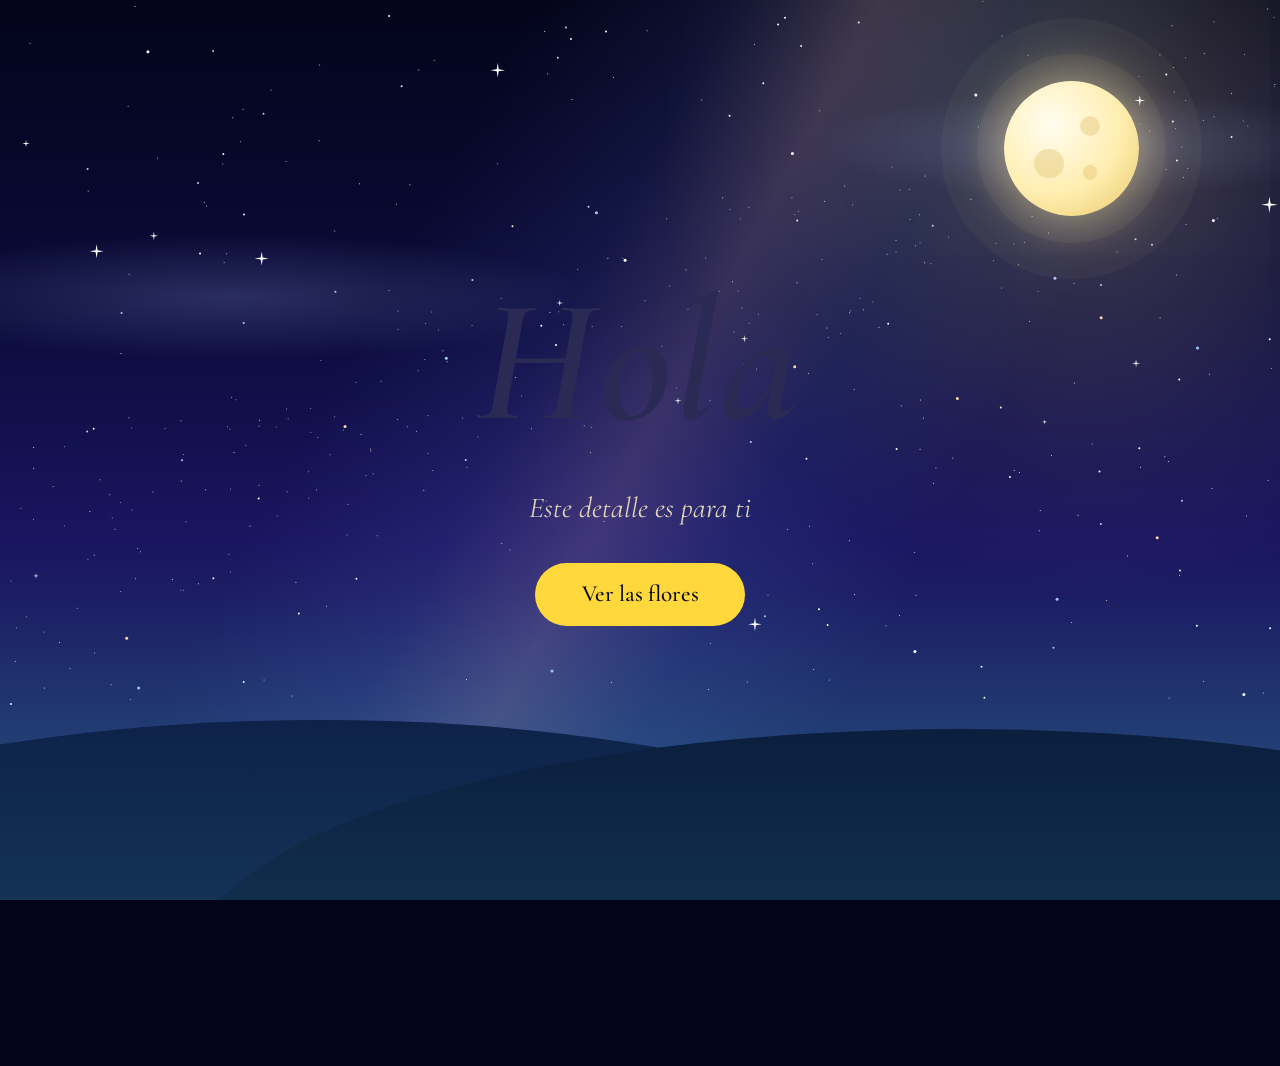
<file: index.html>
<!DOCTYPE html>
<html lang="es">
<head>
<meta charset="UTF-8">
<meta name="viewport" content="width=device-width, initial-scale=1.0">
<title>Flores para ti</title>
<link rel="icon" href="img/flowers.png">
<link rel="stylesheet" href="https://fonts.googleapis.com/css2?family=Cormorant+Garamond:ital,wght@0,500;1,500;1,600&family=Dancing+Script:wght@700&display=swap">
<link rel="stylesheet" href="css/main.css">
<link rel="stylesheet" href="css/noche.css">
</head>
<body>
  <div class="cielo">
    <div class="via"></div>
    <div class="estrellas estrellas--1"></div>
    <div class="estrellas estrellas--2"></div>
    <div class="estrellas estrellas--3"></div>
    <div class="estrellas estrellas--via"></div>
    <div class="nube nube--1"></div>
    <div class="nube nube--2"></div>
    <div class="luna"><i></i><i></i><i></i></div>
    <div class="fugaz fugaz--1"></div>
    <div class="fugaz fugaz--2"></div>
    <div class="fugaz fugaz--3"></div>
    <div class="cerro cerro--1"></div>
    <div class="cerro cerro--2"></div>
    <div class="bruma"></div>
  </div>
  <div id="particulas"></div>
  <div id="mariposas"></div>

  <main id="jardin" class="quieto">
    <div class="flowers">
      <div class="flower flower--1">
        <div class="flower__leafs flower__leafs--1">
          <div class="flower__leaf flower__leaf--1"></div>
          <div class="flower__leaf flower__leaf--2"></div>
          <div class="flower__leaf flower__leaf--3"></div>
          <div class="flower__leaf flower__leaf--4"></div>
          <div class="flower__white-circle"></div>

          <div class="flower__light flower__light--1"></div>
          <div class="flower__light flower__light--2"></div>
          <div class="flower__light flower__light--3"></div>
          <div class="flower__light flower__light--4"></div>
          <div class="flower__light flower__light--5"></div>
          <div class="flower__light flower__light--6"></div>
          <div class="flower__light flower__light--7"></div>
          <div class="flower__light flower__light--8"></div>
        </div>
        <div class="flower__line">
          <div class="flower__line__leaf flower__line__leaf--1"></div>
          <div class="flower__line__leaf flower__line__leaf--2"></div>
          <div class="flower__line__leaf flower__line__leaf--3"></div>
          <div class="flower__line__leaf flower__line__leaf--4"></div>
          <div class="flower__line__leaf flower__line__leaf--5"></div>
          <div class="flower__line__leaf flower__line__leaf--6"></div>
        </div>
      </div>

      <div class="flower flower--2">
        <div class="flower__leafs flower__leafs--2">
          <div class="flower__leaf flower__leaf--1"></div>
          <div class="flower__leaf flower__leaf--2"></div>
          <div class="flower__leaf flower__leaf--3"></div>
          <div class="flower__leaf flower__leaf--4"></div>
          <div class="flower__white-circle"></div>

          <div class="flower__light flower__light--1"></div>
          <div class="flower__light flower__light--2"></div>
          <div class="flower__light flower__light--3"></div>
          <div class="flower__light flower__light--4"></div>
          <div class="flower__light flower__light--5"></div>
          <div class="flower__light flower__light--6"></div>
          <div class="flower__light flower__light--7"></div>
          <div class="flower__light flower__light--8"></div>
        </div>
        <div class="flower__line">
          <div class="flower__line__leaf flower__line__leaf--1"></div>
          <div class="flower__line__leaf flower__line__leaf--2"></div>
          <div class="flower__line__leaf flower__line__leaf--3"></div>
          <div class="flower__line__leaf flower__line__leaf--4"></div>
        </div>
      </div>

      <div class="flower flower--3">
        <div class="flower__leafs flower__leafs--3">
          <div class="flower__leaf flower__leaf--1"></div>
          <div class="flower__leaf flower__leaf--2"></div>
          <div class="flower__leaf flower__leaf--3"></div>
          <div class="flower__leaf flower__leaf--4"></div>
          <div class="flower__white-circle"></div>

          <div class="flower__light flower__light--1"></div>
          <div class="flower__light flower__light--2"></div>
          <div class="flower__light flower__light--3"></div>
          <div class="flower__light flower__light--4"></div>
          <div class="flower__light flower__light--5"></div>
          <div class="flower__light flower__light--6"></div>
          <div class="flower__light flower__light--7"></div>
          <div class="flower__light flower__light--8"></div>
        </div>
        <div class="flower__line">
          <div class="flower__line__leaf flower__line__leaf--1"></div>
          <div class="flower__line__leaf flower__line__leaf--2"></div>
          <div class="flower__line__leaf flower__line__leaf--3"></div>
          <div class="flower__line__leaf flower__line__leaf--4"></div>
        </div>
      </div>

      <div class="grow-ans" style="--d: 1.2s">
        <div class="flower__g-long">
          <div class="flower__g-long__top"></div>
          <div class="flower__g-long__bottom"></div>
        </div>
      </div>

      <div class="growing-grass">
        <div class="flower__grass flower__grass--1">
          <div class="flower__grass--top"></div>
          <div class="flower__grass--bottom"></div>
          <div class="flower__grass__leaf flower__grass__leaf--1"></div>
          <div class="flower__grass__leaf flower__grass__leaf--2"></div>
          <div class="flower__grass__leaf flower__grass__leaf--3"></div>
          <div class="flower__grass__leaf flower__grass__leaf--4"></div>
          <div class="flower__grass__leaf flower__grass__leaf--5"></div>
          <div class="flower__grass__leaf flower__grass__leaf--6"></div>
          <div class="flower__grass__leaf flower__grass__leaf--7"></div>
          <div class="flower__grass__leaf flower__grass__leaf--8"></div>
          <div class="flower__grass__overlay"></div>
        </div>
      </div>

      <div class="growing-grass">
        <div class="flower__grass flower__grass--2">
          <div class="flower__grass--top"></div>
          <div class="flower__grass--bottom"></div>
          <div class="flower__grass__leaf flower__grass__leaf--1"></div>
          <div class="flower__grass__leaf flower__grass__leaf--2"></div>
          <div class="flower__grass__leaf flower__grass__leaf--3"></div>
          <div class="flower__grass__leaf flower__grass__leaf--4"></div>
          <div class="flower__grass__leaf flower__grass__leaf--5"></div>
          <div class="flower__grass__leaf flower__grass__leaf--6"></div>
          <div class="flower__grass__leaf flower__grass__leaf--7"></div>
          <div class="flower__grass__leaf flower__grass__leaf--8"></div>
          <div class="flower__grass__overlay"></div>
        </div>
      </div>

      <div class="grow-ans" style="--d: 2.4s">
        <div class="flower__g-right flower__g-right--1">
          <div class="leaf"></div>
        </div>
      </div>

      <div class="grow-ans" style="--d: 2.8s">
        <div class="flower__g-right flower__g-right--2">
          <div class="leaf"></div>
        </div>
      </div>

      <div class="grow-ans" style="--d: 2.8s">
        <div class="flower__g-front">
          <div
            class="flower__g-front__leaf-wrapper flower__g-front__leaf-wrapper--1"
          >
            <div class="flower__g-front__leaf"></div>
          </div>
          <div
            class="flower__g-front__leaf-wrapper flower__g-front__leaf-wrapper--2"
          >
            <div class="flower__g-front__leaf"></div>
          </div>
          <div
            class="flower__g-front__leaf-wrapper flower__g-front__leaf-wrapper--3"
          >
            <div class="flower__g-front__leaf"></div>
          </div>
          <div
            class="flower__g-front__leaf-wrapper flower__g-front__leaf-wrapper--4"
          >
            <div class="flower__g-front__leaf"></div>
          </div>
          <div
            class="flower__g-front__leaf-wrapper flower__g-front__leaf-wrapper--5"
          >
            <div class="flower__g-front__leaf"></div>
          </div>
          <div
            class="flower__g-front__leaf-wrapper flower__g-front__leaf-wrapper--6"
          >
            <div class="flower__g-front__leaf"></div>
          </div>
          <div
            class="flower__g-front__leaf-wrapper flower__g-front__leaf-wrapper--7"
          >
            <div class="flower__g-front__leaf"></div>
          </div>
          <div
            class="flower__g-front__leaf-wrapper flower__g-front__leaf-wrapper--8"
          >
            <div class="flower__g-front__leaf"></div>
          </div>
          <div class="flower__g-front__line"></div>
        </div>
      </div>

      <div class="grow-ans" style="--d: 3.2s">
        <div class="flower__g-fr">
          <div class="leaf"></div>
          <div class="flower__g-fr__leaf flower__g-fr__leaf--1"></div>
          <div class="flower__g-fr__leaf flower__g-fr__leaf--2"></div>
          <div class="flower__g-fr__leaf flower__g-fr__leaf--3"></div>
          <div class="flower__g-fr__leaf flower__g-fr__leaf--4"></div>
          <div class="flower__g-fr__leaf flower__g-fr__leaf--5"></div>
          <div class="flower__g-fr__leaf flower__g-fr__leaf--6"></div>
          <div class="flower__g-fr__leaf flower__g-fr__leaf--7"></div>
          <div class="flower__g-fr__leaf flower__g-fr__leaf--8"></div>
        </div>
      </div>

      <div class="long-g long-g--0">
        <div class="grow-ans" style="--d: 3s">
          <div class="leaf leaf--0"></div>
        </div>
        <div class="grow-ans" style="--d: 2.2s">
          <div class="leaf leaf--1"></div>
        </div>
        <div class="grow-ans" style="--d: 3.4s">
          <div class="leaf leaf--2"></div>
        </div>
        <div class="grow-ans" style="--d: 3.6s">
          <div class="leaf leaf--3"></div>
        </div>
      </div>

      <div class="long-g long-g--1">
        <div class="grow-ans" style="--d: 3.6s">
          <div class="leaf leaf--0"></div>
        </div>
        <div class="grow-ans" style="--d: 3.8s">
          <div class="leaf leaf--1"></div>
        </div>
        <div class="grow-ans" style="--d: 4s">
          <div class="leaf leaf--2"></div>
        </div>
        <div class="grow-ans" style="--d: 4.2s">
          <div class="leaf leaf--3"></div>
        </div>
      </div>

      <div class="long-g long-g--2">
        <div class="grow-ans" style="--d: 4s">
          <div class="leaf leaf--0"></div>
        </div>
        <div class="grow-ans" style="--d: 4.2s">
          <div class="leaf leaf--1"></div>
        </div>
        <div class="grow-ans" style="--d: 4.4s">
          <div class="leaf leaf--2"></div>
        </div>
        <div class="grow-ans" style="--d: 4.6s">
          <div class="leaf leaf--3"></div>
        </div>
      </div>

      <div class="long-g long-g--3">
        <div class="grow-ans" style="--d: 4s">
          <div class="leaf leaf--0"></div>
        </div>
        <div class="grow-ans" style="--d: 4.2s">
          <div class="leaf leaf--1"></div>
        </div>
        <div class="grow-ans" style="--d: 3s">
          <div class="leaf leaf--2"></div>
        </div>
        <div class="grow-ans" style="--d: 3.6s">
          <div class="leaf leaf--3"></div>
        </div>
      </div>

      <div class="long-g long-g--4">
        <div class="grow-ans" style="--d: 4s">
          <div class="leaf leaf--0"></div>
        </div>
        <div class="grow-ans" style="--d: 4.2s">
          <div class="leaf leaf--1"></div>
        </div>
        <div class="grow-ans" style="--d: 3s">
          <div class="leaf leaf--2"></div>
        </div>
        <div class="grow-ans" style="--d: 3.6s">
          <div class="leaf leaf--3"></div>
        </div>
      </div>

      <div class="long-g long-g--5">
        <div class="grow-ans" style="--d: 4s">
          <div class="leaf leaf--0"></div>
        </div>
        <div class="grow-ans" style="--d: 4.2s">
          <div class="leaf leaf--1"></div>
        </div>
        <div class="grow-ans" style="--d: 3s">
          <div class="leaf leaf--2"></div>
        </div>
        <div class="grow-ans" style="--d: 3.6s">
          <div class="leaf leaf--3"></div>
        </div>
      </div>

      <div class="long-g long-g--6">
        <div class="grow-ans" style="--d: 4.2s">
          <div class="leaf leaf--0"></div>
        </div>
        <div class="grow-ans" style="--d: 4.4s">
          <div class="leaf leaf--1"></div>
        </div>
        <div class="grow-ans" style="--d: 4.6s">
          <div class="leaf leaf--2"></div>
        </div>
        <div class="grow-ans" style="--d: 4.8s">
          <div class="leaf leaf--3"></div>
        </div>
      </div>

      <div class="long-g long-g--7">
        <div class="grow-ans" style="--d: 3s">
          <div class="leaf leaf--0"></div>
        </div>
        <div class="grow-ans" style="--d: 3.2s">
          <div class="leaf leaf--1"></div>
        </div>
        <div class="grow-ans" style="--d: 3.5s">
          <div class="leaf leaf--2"></div>
        </div>
        <div class="grow-ans" style="--d: 3.6s">
          <div class="leaf leaf--3"></div>
        </div>
      </div>
    </div>
  </main>

  <p id="dedicatoria">Cada flor de este jardín es un motivo por el que me alegra tenerte en mi vida. Y ninguna brilla tanto como tú.</p>
  <p id="letra" aria-live="polite"></p>

  <section id="portada">
    <h1><span style="--i:0">H</span><span style="--i:1">o</span><span style="--i:2">l</span><span style="--i:3">a</span></h1>
    <p>Este detalle es para ti</p>
    <button id="abrir">Ver las flores</button>
  </section>

  <div id="controles">
    <button id="pantalla" hidden>Pantalla completa</button>
    <button id="sonido" hidden>Silenciar</button>
  </div>
  <audio id="cancion" src="sound/timo-quiero-saber.mp3" preload="auto" loop></audio>

  <script src="flores.js"></script>
  <script src="anim.js"></script>
  <script src="main.js"></script>
</body>
</html>
</file>
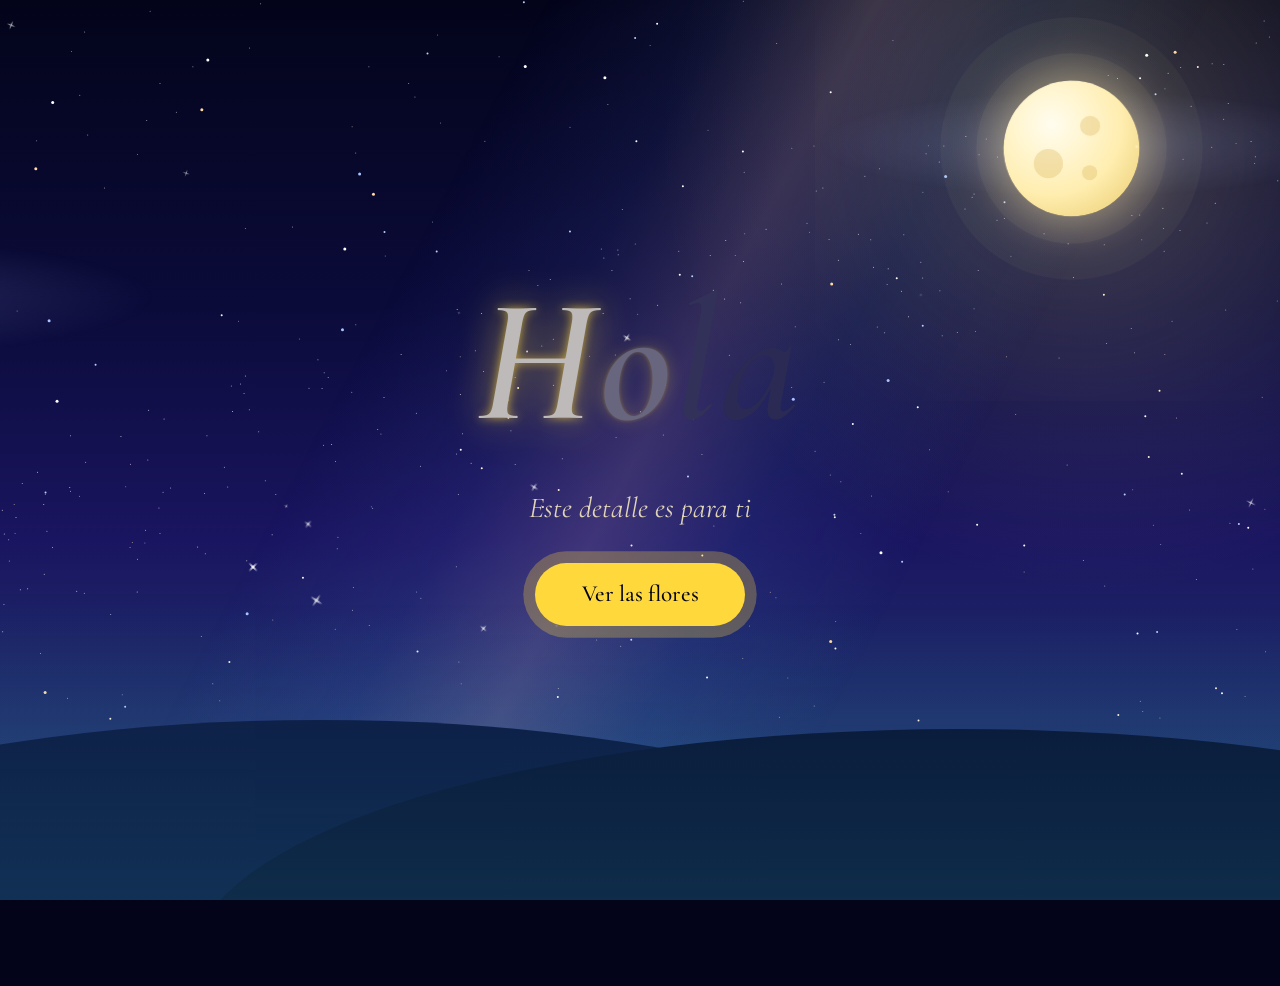
<file: flower.html>
<!DOCTYPE html>
<html lang="es">
  <head>
    <meta charset="UTF-8" />
    <meta http-equiv="refresh" content="0; url=index.html" />
    <title>Flores para ti</title>
  </head>
  <body>
    <a href="index.html">Ver las flores</a>
  </body>
</html>
</file>
<file: css/main.css>
*,
*::after,
*::before {
  padding: 0;
  margin: 0;
  box-sizing: border-box;
}

:root {
  --dark-color: #000;
}

body {
  display: flex;
  align-items: flex-end;
  justify-content: center;
  min-height: 100vh;
  background-color: var(--dark-color);
  overflow: hidden;
  perspective: 1000px;
}

#lyrics {
  font-size: 28px;
  font-family: "Franklin Gothic Medium", "Arial Narrow", Arial, sans-serif;
  color: white;
  position: absolute;
  margin-bottom: 20%;
  z-index: 1;
  font-weight: bold;
  letter-spacing: 4px;
}
@media only screen and (max-width: 600px) {
  /* Estilos específicos para dispositivos con un ancho máximo de 600px */
  #lyrics {
      font-size: 14px; /* Reduce el tamaño del texto para dispositivos más pequeños */
      margin-bottom: 530px;
      letter-spacing: 3px;
  }

}
.titulo {
  margin-bottom: 180px;
  font-family: "Arial Narrow", Arial, sans-serif;
  color: yellow;
  position: absolute;
  font-weight: bold;
  letter-spacing: 10px;
  opacity: 0;
  animation: fadeIn 3s ease-in-out forwards;
  text-align: center;
}
@keyframes fadeIn {
  from {
    opacity: 0;
  }
  to {
    opacity: 1;
  }
}

.night {
  z-index: -1;
  position: absolute;
  left: 50%;
  top: 0;
  transform: translateX(-50%);
  width: 100%;
  height: 100%;
  filter: blur(0.1vmin);
  background-image: radial-gradient(
      ellipse at top,
      transparent 0%,
      var(--dark-color)
    ),
    radial-gradient(
      ellipse at bottom,
      var(--dark-color),
      rgba(145, 233, 255, 0.2)
    ),
    repeating-linear-gradient(
      220deg,
      rgb(0, 0, 0) 0px,
      rgb(0, 0, 0) 19px,
      transparent 19px,
      transparent 22px
    ),
    repeating-linear-gradient(
      189deg,
      rgb(0, 0, 0) 0px,
      rgb(0, 0, 0) 19px,
      transparent 19px,
      transparent 22px
    ),
    repeating-linear-gradient(
      148deg,
      rgb(0, 0, 0) 0px,
      rgb(0, 0, 0) 19px,
      transparent 19px,
      transparent 22px
    ),
    linear-gradient(90deg, rgb(0, 255, 250), rgb(240, 240, 240));
}

.flowers {
  position: relative;
  transform: scale(0.9);
  /*margin-bottom: 100px;
  */
}

@media only screen and (max-width: 600px) {
  /* Estilos específicos para dispositivos con un ancho máximo de 600px */
.flowers {
      font-size: 14px;
      margin-bottom: 35%;
      letter-spacing: 3px;
      transform: scale(1.0);
}

}

.flower {
  position: absolute;
  bottom: 10vmin;
  transform-origin: bottom center;
  z-index: 10;
  --fl-speed: 0.8s;
}
.flower--1 {
  -webkit-animation: moving-flower-1 4s linear infinite;
  animation: moving-flower-1 4s linear infinite;
}
.flower--1 .flower__line {
  height: 70vmin;
  -webkit-animation-delay: 0.3s;
  animation-delay: 0.3s;
}
.flower--1 .flower__line__leaf--1 {
  -webkit-animation: blooming-leaf-right var(--fl-speed) 1.6s backwards;
  animation: blooming-leaf-right var(--fl-speed) 1.6s backwards;
}
.flower--1 .flower__line__leaf--2 {
  -webkit-animation: blooming-leaf-right var(--fl-speed) 1.4s backwards;
  animation: blooming-leaf-right var(--fl-speed) 1.4s backwards;
}
.flower--1 .flower__line__leaf--3 {
  -webkit-animation: blooming-leaf-left var(--fl-speed) 1.2s backwards;
  animation: blooming-leaf-left var(--fl-speed) 1.2s backwards;
}
.flower--1 .flower__line__leaf--4 {
  -webkit-animation: blooming-leaf-left var(--fl-speed) 1s backwards;
  animation: blooming-leaf-left var(--fl-speed) 1s backwards;
}
.flower--1 .flower__line__leaf--5 {
  -webkit-animation: blooming-leaf-right var(--fl-speed) 1.8s backwards;
  animation: blooming-leaf-right var(--fl-speed) 1.8s backwards;
}
.flower--1 .flower__line__leaf--6 {
  -webkit-animation: blooming-leaf-left var(--fl-speed) 2s backwards;
  animation: blooming-leaf-left var(--fl-speed) 2s backwards;
}
.flower--2 {
  left: 50%;
  transform: rotate(20deg);
  -webkit-animation: moving-flower-2 4s linear infinite;
  animation: moving-flower-2 4s linear infinite;
}
.flower--2 .flower__line {
  height: 60vmin;
  -webkit-animation-delay: 0.6s;
  animation-delay: 0.6s;
}
.flower--2 .flower__line__leaf--1 {
  -webkit-animation: blooming-leaf-right var(--fl-speed) 1.9s backwards;
  animation: blooming-leaf-right var(--fl-speed) 1.9s backwards;
}
.flower--2 .flower__line__leaf--2 {
  -webkit-animation: blooming-leaf-right var(--fl-speed) 1.7s backwards;
  animation: blooming-leaf-right var(--fl-speed) 1.7s backwards;
}
.flower--2 .flower__line__leaf--3 {
  -webkit-animation: blooming-leaf-left var(--fl-speed) 1.5s backwards;
  animation: blooming-leaf-left var(--fl-speed) 1.5s backwards;
}
.flower--2 .flower__line__leaf--4 {
  -webkit-animation: blooming-leaf-left var(--fl-speed) 1.3s backwards;
  animation: blooming-leaf-left var(--fl-speed) 1.3s backwards;
}
.flower--3 {
  left: 50%;
  transform: rotate(-15deg);
  -webkit-animation: moving-flower-3 4s linear infinite;
  animation: moving-flower-3 4s linear infinite;
}
.flower--3 .flower__line {
  -webkit-animation-delay: 0.9s;
  animation-delay: 0.9s;
}
.flower--3 .flower__line__leaf--1 {
  -webkit-animation: blooming-leaf-right var(--fl-speed) 2.5s backwards;
  animation: blooming-leaf-right var(--fl-speed) 2.5s backwards;
}
.flower--3 .flower__line__leaf--2 {
  -webkit-animation: blooming-leaf-right var(--fl-speed) 2.3s backwards;
  animation: blooming-leaf-right var(--fl-speed) 2.3s backwards;
}
.flower--3 .flower__line__leaf--3 {
  -webkit-animation: blooming-leaf-left var(--fl-speed) 2.1s backwards;
  animation: blooming-leaf-left var(--fl-speed) 2.1s backwards;
}
.flower--3 .flower__line__leaf--4 {
  -webkit-animation: blooming-leaf-left var(--fl-speed) 1.9s backwards;
  animation: blooming-leaf-left var(--fl-speed) 1.9s backwards;
}
.flower__leafs {
  position: relative;
  -webkit-animation: blooming-flower 2s backwards;
  animation: blooming-flower 2s backwards;
}
.flower__leafs--1 {
  -webkit-animation-delay: 1.1s;
  animation-delay: 1.1s;
}
.flower__leafs--2 {
  -webkit-animation-delay: 1.4s;
  animation-delay: 1.4s;
}
.flower__leafs--3 {
  -webkit-animation-delay: 1.7s;
  animation-delay: 1.7s;
}
.flower__leafs::after {
  content: "";
  position: absolute;
  left: 0;
  top: 0;
  transform: translate(-50%, -100%);
  width: 8vmin;
  height: 8vmin;
  background-color: #f9fd25;
  /* background-color: #fd2525; */
  filter: blur(10vmin);
}
.flower__leaf {
  position: absolute;
  bottom: 0;
  left: 50%;
  width: 8vmin;
  height: 11vmin;
  border-radius: 51% 49% 47% 53%/44% 45% 55% 69%;
  background-color: #253bfd;
  background-color: #fddd25;
  transform-origin: bottom center;
  opacity: 0.9;
  box-shadow: inset 0 0 2vmin rgba(255, 255, 255, 0.5);
}
.flower__leaf--1 {
  transform: translate(-10%, 1%) rotateY(40deg) rotateX(-50deg);
}
.flower__leaf--2 {
  transform: translate(-50%, -4%) rotateX(40deg);
}
.flower__leaf--3 {
  transform: translate(-90%, 0%) rotateY(45deg) rotateX(50deg);
}
.flower__leaf--4 {
  width: 8vmin;
  height: 8vmin;
  transform-origin: bottom left;
  border-radius: 4vmin 10vmin 4vmin 4vmin;
  transform: translate(0%, 18%) rotateX(70deg) rotate(-43deg);
  background-color: #7c6901;
  z-index: 1;
  opacity: 0.8;
}
.flower__white-circle {
  position: absolute;
  left: -3.5vmin;
  top: -3vmin;
  width: 9vmin;
  height: 4vmin;
  border-radius: 50%;
  background-color: #fff;
}
.flower__white-circle::after {
  content: "";
  position: absolute;
  left: 50%;
  top: 45%;
  transform: translate(-50%, -50%);
  width: 60%;
  height: 60%;
  border-radius: inherit;
  background-image: repeating-linear-gradient(
      135deg,
      rgba(0, 0, 0, 0.03) 0px,
      rgba(0, 0, 0, 0.03) 1px,
      transparent 1px,
      transparent 12px
    ),
    repeating-linear-gradient(
      45deg,
      rgba(0, 0, 0, 0.03) 0px,
      rgba(0, 0, 0, 0.03) 1px,
      transparent 1px,
      transparent 12px
    ),
    repeating-linear-gradient(
      67.5deg,
      rgba(0, 0, 0, 0.03) 0px,
      rgba(0, 0, 0, 0.03) 1px,
      transparent 1px,
      transparent 12px
    ),
    repeating-linear-gradient(
      135deg,
      rgba(0, 0, 0, 0.03) 0px,
      rgba(0, 0, 0, 0.03) 1px,
      transparent 1px,
      transparent 12px
    ),
    repeating-linear-gradient(
      45deg,
      rgba(0, 0, 0, 0.03) 0px,
      rgba(0, 0, 0, 0.03) 1px,
      transparent 1px,
      transparent 12px
    ),
    repeating-linear-gradient(
      112.5deg,
      rgba(0, 0, 0, 0.03) 0px,
      rgba(0, 0, 0, 0.03) 1px,
      transparent 1px,
      transparent 12px
    ),
    repeating-linear-gradient(
      112.5deg,
      rgba(0, 0, 0, 0.03) 0px,
      rgba(0, 0, 0, 0.03) 1px,
      transparent 1px,
      transparent 12px
    ),
    repeating-linear-gradient(
      45deg,
      rgba(0, 0, 0, 0.03) 0px,
      rgba(0, 0, 0, 0.03) 1px,
      transparent 1px,
      transparent 12px
    ),
    repeating-linear-gradient(
      22.5deg,
      rgba(0, 0, 0, 0.03) 0px,
      rgba(0, 0, 0, 0.03) 1px,
      transparent 1px,
      transparent 12px
    ),
    repeating-linear-gradient(
      45deg,
      rgba(0, 0, 0, 0.03) 0px,
      rgba(0, 0, 0, 0.03) 1px,
      transparent 1px,
      transparent 12px
    ),
    repeating-linear-gradient(
      22.5deg,
      rgba(0, 0, 0, 0.03) 0px,
      rgba(0, 0, 0, 0.03) 1px,
      transparent 1px,
      transparent 12px
    ),
    repeating-linear-gradient(
      135deg,
      rgba(0, 0, 0, 0.03) 0px,
      rgba(0, 0, 0, 0.03) 1px,
      transparent 1px,
      transparent 12px
    ),
    repeating-linear-gradient(
      157.5deg,
      rgba(0, 0, 0, 0.03) 0px,
      rgba(0, 0, 0, 0.03) 1px,
      transparent 1px,
      transparent 12px
    ),
    repeating-linear-gradient(
      67.5deg,
      rgba(0, 0, 0, 0.03) 0px,
      rgba(0, 0, 0, 0.03) 1px,
      transparent 1px,
      transparent 12px
    ),
    repeating-linear-gradient(
      67.5deg,
      rgba(0, 0, 0, 0.03) 0px,
      rgba(0, 0, 0, 0.03) 1px,
      transparent 1px,
      transparent 12px
    ),
    linear-gradient(90deg, rgb(255, 235, 18), rgb(255, 206, 0));
}
.flower__line {
  height: 55vmin;
  width: 1.5vmin;
  background-image: linear-gradient(
      to left,
      rgba(0, 0, 0, 0.2),
      transparent,
      rgba(255, 255, 255, 0.2)
    ),
    linear-gradient(to top, transparent 10%, #14757a, #39c6d6);
  box-shadow: inset 0 0 2px rgba(0, 0, 0, 0.5);
  -webkit-animation: grow-flower-tree 4s backwards;
  animation: grow-flower-tree 4s backwards;
}
.flower__line__leaf {
  --w: 7vmin;
  --h: calc(var(--w) + 2vmin);
  position: absolute;
  top: 20%;
  left: 90%;
  width: var(--w);
  height: var(--h);
  border-top-right-radius: var(--h);
  border-bottom-left-radius: var(--h);
  background-image: linear-gradient(to top, rgba(20, 117, 122, 0.4), #5ed639);
}
.flower__line__leaf--1 {
  transform: rotate(70deg) rotateY(30deg);
}
.flower__line__leaf--2 {
  top: 45%;
  transform: rotate(70deg) rotateY(30deg);
}
.flower__line__leaf--3,
.flower__line__leaf--4,
.flower__line__leaf--6 {
  border-top-right-radius: 0;
  border-bottom-left-radius: 0;
  border-top-left-radius: var(--h);
  border-bottom-right-radius: var(--h);
  left: -460%;
  top: 12%;
  transform: rotate(-70deg) rotateY(30deg);
}
.flower__line__leaf--4 {
  top: 40%;
}
.flower__line__leaf--5 {
  top: 0;
  transform-origin: left;
  transform: rotate(70deg) rotateY(30deg) scale(0.6);
}
.flower__line__leaf--6 {
  top: -2%;
  left: -450%;
  transform-origin: right;
  transform: rotate(-70deg) rotateY(30deg) scale(0.6);
}
.flower__light {
  position: absolute;
  bottom: 0vmin;
  width: 1vmin;
  height: 1vmin;
  background-color: rgb(255, 251, 0);
  border-radius: 50%;
  filter: blur(0.2vmin);
  -webkit-animation: light-ans 4s linear infinite backwards;
  animation: light-ans 4s linear infinite backwards;
}
.flower__light:nth-child(odd) {
  background-color: #23f0ff;
}
.flower__light--1 {
  left: -2vmin;
  -webkit-animation-delay: 1s;
  animation-delay: 1s;
}
.flower__light--2 {
  left: 3vmin;
  -webkit-animation-delay: 0.5s;
  animation-delay: 0.5s;
}
.flower__light--3 {
  left: -6vmin;
  -webkit-animation-delay: 0.3s;
  animation-delay: 0.3s;
}
.flower__light--4 {
  left: 6vmin;
  -webkit-animation-delay: 0.9s;
  animation-delay: 0.9s;
}
.flower__light--5 {
  left: -1vmin;
  -webkit-animation-delay: 1.5s;
  animation-delay: 1.5s;
}
.flower__light--6 {
  left: -4vmin;
  -webkit-animation-delay: 3s;
  animation-delay: 3s;
}
.flower__light--7 {
  left: 3vmin;
  -webkit-animation-delay: 2s;
  animation-delay: 2s;
}
.flower__light--8 {
  left: -6vmin;
  -webkit-animation-delay: 3.5s;
  animation-delay: 3.5s;
}
.flower__grass {
  --c: #159faa;
  --line-w: 1.5vmin;
  position: absolute;
  bottom: 12vmin;
  left: -7vmin;
  display: flex;
  flex-direction: column;
  align-items: flex-end;
  z-index: 20;
  transform-origin: bottom center;
  transform: rotate(-48deg) rotateY(40deg);
}
.flower__grass--1 {
  -webkit-animation: moving-grass 2s linear infinite;
  animation: moving-grass 2s linear infinite;
}
.flower__grass--2 {
  left: 2vmin;
  bottom: 10vmin;
  transform: scale(0.5) rotate(75deg) rotateX(10deg) rotateY(-200deg);
  opacity: 0.8;
  z-index: 0;
  -webkit-animation: moving-grass--2 1.5s linear infinite;
  animation: moving-grass--2 1.5s linear infinite;
}
.flower__grass--top {
  width: 7vmin;
  height: 10vmin;
  border-top-right-radius: 100%;
  border-right: var(--line-w) solid var(--c);
  transform-origin: bottom center;
  transform: rotate(-2deg);
}
.flower__grass--bottom {
  margin-top: -2px;
  width: var(--line-w);
  height: 25vmin;
  background-image: linear-gradient(to top, transparent, var(--c));
}
.flower__grass__leaf {
  --size: 10vmin;
  position: absolute;
  width: calc(var(--size) * 2.1);
  height: var(--size);
  border-top-left-radius: var(--size);
  border-top-right-radius: var(--size);
  background-image: linear-gradient(
    to top,
    transparent,
    transparent 30%,
    var(--c)
  );
  z-index: 100;
}
.flower__grass__leaf--1 {
  top: -6%;
  left: 30%;
  --size: 6vmin;
  transform: rotate(-20deg);
  -webkit-animation: growing-grass-ans--1 2s 2.6s backwards;
  animation: growing-grass-ans--1 2s 2.6s backwards;
}
@-webkit-keyframes growing-grass-ans--1 {
  0% {
    transform-origin: bottom left;
    transform: rotate(-20deg) scale(0);
  }
}
@keyframes growing-grass-ans--1 {
  0% {
    transform-origin: bottom left;
    transform: rotate(-20deg) scale(0);
  }
}
.flower__grass__leaf--2 {
  top: -5%;
  left: -110%;
  --size: 6vmin;
  transform: rotate(10deg);
  -webkit-animation: growing-grass-ans--2 2s 2.4s linear backwards;
  animation: growing-grass-ans--2 2s 2.4s linear backwards;
}
@-webkit-keyframes growing-grass-ans--2 {
  0% {
    transform-origin: bottom right;
    transform: rotate(10deg) scale(0);
  }
}
@keyframes growing-grass-ans--2 {
  0% {
    transform-origin: bottom right;
    transform: rotate(10deg) scale(0);
  }
}
.flower__grass__leaf--3 {
  top: 5%;
  left: 60%;
  --size: 8vmin;
  transform: rotate(-18deg) rotateX(-20deg);
  -webkit-animation: growing-grass-ans--3 2s 2.2s linear backwards;
  animation: growing-grass-ans--3 2s 2.2s linear backwards;
}
@-webkit-keyframes growing-grass-ans--3 {
  0% {
    transform-origin: bottom left;
    transform: rotate(-18deg) rotateX(-20deg) scale(0);
  }
}
@keyframes growing-grass-ans--3 {
  0% {
    transform-origin: bottom left;
    transform: rotate(-18deg) rotateX(-20deg) scale(0);
  }
}
.flower__grass__leaf--4 {
  top: 6%;
  left: -135%;
  --size: 8vmin;
  transform: rotate(2deg);
  -webkit-animation: growing-grass-ans--4 2s 2s linear backwards;
  animation: growing-grass-ans--4 2s 2s linear backwards;
}
@-webkit-keyframes growing-grass-ans--4 {
  0% {
    transform-origin: bottom right;
    transform: rotate(2deg) scale(0);
  }
}
@keyframes growing-grass-ans--4 {
  0% {
    transform-origin: bottom right;
    transform: rotate(2deg) scale(0);
  }
}
.flower__grass__leaf--5 {
  top: 20%;
  left: 60%;
  --size: 10vmin;
  transform: rotate(-24deg) rotateX(-20deg);
  -webkit-animation: growing-grass-ans--5 2s 1.8s linear backwards;
  animation: growing-grass-ans--5 2s 1.8s linear backwards;
}
@-webkit-keyframes growing-grass-ans--5 {
  0% {
    transform-origin: bottom left;
    transform: rotate(-24deg) rotateX(-20deg) scale(0);
  }
}
@keyframes growing-grass-ans--5 {
  0% {
    transform-origin: bottom left;
    transform: rotate(-24deg) rotateX(-20deg) scale(0);
  }
}
.flower__grass__leaf--6 {
  top: 22%;
  left: -180%;
  --size: 10vmin;
  transform: rotate(10deg);
  -webkit-animation: growing-grass-ans--6 2s 1.6s linear backwards;
  animation: growing-grass-ans--6 2s 1.6s linear backwards;
}
@-webkit-keyframes growing-grass-ans--6 {
  0% {
    transform-origin: bottom right;
    transform: rotate(10deg) scale(0);
  }
}
@keyframes growing-grass-ans--6 {
  0% {
    transform-origin: bottom right;
    transform: rotate(10deg) scale(0);
  }
}
.flower__grass__leaf--7 {
  top: 39%;
  left: 70%;
  --size: 10vmin;
  transform: rotate(-10deg);
  -webkit-animation: growing-grass-ans--7 2s 1.4s linear backwards;
  animation: growing-grass-ans--7 2s 1.4s linear backwards;
}
@-webkit-keyframes growing-grass-ans--7 {
  0% {
    transform-origin: bottom left;
    transform: rotate(-10deg) scale(0);
  }
}
@keyframes growing-grass-ans--7 {
  0% {
    transform-origin: bottom left;
    transform: rotate(-10deg) scale(0);
  }
}
.flower__grass__leaf--8 {
  top: 40%;
  left: -215%;
  --size: 11vmin;
  transform: rotate(10deg);
  -webkit-animation: growing-grass-ans--8 2s 1.2s linear backwards;
  animation: growing-grass-ans--8 2s 1.2s linear backwards;
}
@-webkit-keyframes growing-grass-ans--8 {
  0% {
    transform-origin: bottom right;
    transform: rotate(10deg) scale(0);
  }
}
@keyframes growing-grass-ans--8 {
  0% {
    transform-origin: bottom right;
    transform: rotate(10deg) scale(0);
  }
}
.flower__grass__overlay {
  position: absolute;
  top: -10%;
  right: 0%;
  width: 100%;
  height: 100%;
  background-color: rgba(0, 0, 0, 0.6);
  filter: blur(1.5vmin);
  z-index: 100;
}
.flower__g-long {
  --w: 2vmin;
  --h: 6vmin;
  --c: #159faa;
  position: absolute;
  bottom: 10vmin;
  left: -3vmin;
  transform-origin: bottom center;
  transform: rotate(-30deg) rotateY(-20deg);
  display: flex;
  flex-direction: column;
  align-items: flex-end;
  -webkit-animation: flower-g-long-ans 3s linear infinite;
  animation: flower-g-long-ans 3s linear infinite;
}
@-webkit-keyframes flower-g-long-ans {
  0%,
  100% {
    transform: rotate(-30deg) rotateY(-20deg);
  }
  50% {
    transform: rotate(-32deg) rotateY(-20deg);
  }
}
@keyframes flower-g-long-ans {
  0%,
  100% {
    transform: rotate(-30deg) rotateY(-20deg);
  }
  50% {
    transform: rotate(-32deg) rotateY(-20deg);
  }
}
.flower__g-long__top {
  top: calc(var(--h) * -1);
  width: calc(var(--w) + 1vmin);
  height: var(--h);
  border-top-right-radius: 100%;
  border-right: 0.7vmin solid var(--c);
  transform: translate(-0.7vmin, 1vmin);
}
.flower__g-long__bottom {
  width: var(--w);
  height: 50vmin;
  transform-origin: bottom center;
  background-image: linear-gradient(to top, transparent 30%, var(--c));
  box-shadow: inset 0 0 2px rgba(0, 0, 0, 0.5);
  -webkit-clip-path: polygon(35% 0, 65% 1%, 100% 100%, 0% 100%);
  clip-path: polygon(35% 0, 65% 1%, 100% 100%, 0% 100%);
}
.flower__g-right {
  position: absolute;
  bottom: 6vmin;
  left: -2vmin;
  transform-origin: bottom left;
  transform: rotate(20deg);
}
.flower__g-right .leaf {
  width: 30vmin;
  height: 50vmin;
  border-top-left-radius: 100%;
  border-left: 2vmin solid #079097;
  background-image: linear-gradient(
    to bottom,
    transparent,
    var(--dark-color) 60%
  );
  -webkit-mask-image: linear-gradient(to top, transparent 30%, #079097 60%);
}
.flower__g-right--1 {
  -webkit-animation: flower-g-right-ans 2.5s linear infinite;
  animation: flower-g-right-ans 2.5s linear infinite;
}
.flower__g-right--2 {
  left: 5vmin;
  transform: rotateY(-180deg);
  -webkit-animation: flower-g-right-ans--2 3s linear infinite;
  animation: flower-g-right-ans--2 3s linear infinite;
}
.flower__g-right--2 .leaf {
  height: 75vmin;
  filter: blur(0.3vmin);
  opacity: 0.8;
}
@-webkit-keyframes flower-g-right-ans {
  0%,
  100% {
    transform: rotate(20deg);
  }
  50% {
    transform: rotate(24deg) rotateX(-20deg);
  }
}
@keyframes flower-g-right-ans {
  0%,
  100% {
    transform: rotate(20deg);
  }
  50% {
    transform: rotate(24deg) rotateX(-20deg);
  }
}
@-webkit-keyframes flower-g-right-ans--2 {
  0%,
  100% {
    transform: rotateY(-180deg) rotate(0deg) rotateX(-20deg);
  }
  50% {
    transform: rotateY(-180deg) rotate(6deg) rotateX(-20deg);
  }
}
@keyframes flower-g-right-ans--2 {
  0%,
  100% {
    transform: rotateY(-180deg) rotate(0deg) rotateX(-20deg);
  }
  50% {
    transform: rotateY(-180deg) rotate(6deg) rotateX(-20deg);
  }
}
.flower__g-front {
  position: absolute;
  bottom: 6vmin;
  left: 2.5vmin;
  z-index: 100;
  transform-origin: bottom center;
  transform: rotate(-28deg) rotateY(30deg) scale(1.04);
  -webkit-animation: flower__g-front-ans 2s linear infinite;
  animation: flower__g-front-ans 2s linear infinite;
}
@-webkit-keyframes flower__g-front-ans {
  0%,
  100% {
    transform: rotate(-28deg) rotateY(30deg) scale(1.04);
  }
  50% {
    transform: rotate(-35deg) rotateY(40deg) scale(1.04);
  }
}
@keyframes flower__g-front-ans {
  0%,
  100% {
    transform: rotate(-28deg) rotateY(30deg) scale(1.04);
  }
  50% {
    transform: rotate(-35deg) rotateY(40deg) scale(1.04);
  }
}
.flower__g-front__line {
  width: 0.3vmin;
  height: 20vmin;
  background-image: linear-gradient(
    to top,
    transparent,
    #079097,
    transparent 100%
  );
  position: relative;
}
.flower__g-front__leaf-wrapper {
  position: absolute;
  top: 0;
  left: 0;
  transform-origin: bottom left;
  transform: rotate(10deg);
}
.flower__g-front__leaf-wrapper:nth-child(even) {
  left: 0vmin;
  transform: rotateY(-180deg) rotate(5deg);
  -webkit-animation: flower__g-front__leaf-left-ans 1s ease-in backwards;
  animation: flower__g-front__leaf-left-ans 1s ease-in backwards;
}
.flower__g-front__leaf-wrapper:nth-child(odd) {
  -webkit-animation: flower__g-front__leaf-ans 1s ease-in backwards;
  animation: flower__g-front__leaf-ans 1s ease-in backwards;
}
.flower__g-front__leaf-wrapper--1 {
  top: -8vmin;
  transform: scale(0.7);
  -webkit-animation: flower__g-front__leaf-ans 1s 5.5s ease-in backwards !important;
  animation: flower__g-front__leaf-ans 1s 5.5s ease-in backwards !important;
}
.flower__g-front__leaf-wrapper--2 {
  top: -8vmin;
  transform: rotateY(-180deg) scale(0.7) !important;
  -webkit-animation: flower__g-front__leaf-left-ans-2 1s 4.6s ease-in backwards !important;
  animation: flower__g-front__leaf-left-ans-2 1s 4.6s ease-in backwards !important;
}
.flower__g-front__leaf-wrapper--3 {
  top: -3vmin;
  -webkit-animation: flower__g-front__leaf-ans 1s 4.6s ease-in backwards;
  animation: flower__g-front__leaf-ans 1s 4.6s ease-in backwards;
}
.flower__g-front__leaf-wrapper--4 {
  top: -3vmin;
  transform: rotateY(-180deg) scale(0.9) !important;
  -webkit-animation: flower__g-front__leaf-left-ans-2 1s 4.6s ease-in backwards !important;
  animation: flower__g-front__leaf-left-ans-2 1s 4.6s ease-in backwards !important;
}
@-webkit-keyframes flower__g-front__leaf-left-ans-2 {
  0% {
    transform: rotateY(-180deg) scale(0);
  }
}
@keyframes flower__g-front__leaf-left-ans-2 {
  0% {
    transform: rotateY(-180deg) scale(0);
  }
}
.flower__g-front__leaf-wrapper--5,
.flower__g-front__leaf-wrapper--6 {
  top: 2vmin;
}
.flower__g-front__leaf-wrapper--7,
.flower__g-front__leaf-wrapper--8 {
  top: 6.5vmin;
}
.flower__g-front__leaf-wrapper--2 {
  -webkit-animation-delay: 5.2s !important;
  animation-delay: 5.2s !important;
}
.flower__g-front__leaf-wrapper--3 {
  -webkit-animation-delay: 4.9s !important;
  animation-delay: 4.9s !important;
}
.flower__g-front__leaf-wrapper--5 {
  -webkit-animation-delay: 4.3s !important;
  animation-delay: 4.3s !important;
}
.flower__g-front__leaf-wrapper--6 {
  -webkit-animation-delay: 4.1s !important;
  animation-delay: 4.1s !important;
}
.flower__g-front__leaf-wrapper--7 {
  -webkit-animation-delay: 3.8s !important;
  animation-delay: 3.8s !important;
}
.flower__g-front__leaf-wrapper--8 {
  -webkit-animation-delay: 3.5s !important;
  animation-delay: 3.5s !important;
}
@-webkit-keyframes flower__g-front__leaf-ans {
  0% {
    transform: rotate(10deg) scale(0);
  }
}
@keyframes flower__g-front__leaf-ans {
  0% {
    transform: rotate(10deg) scale(0);
  }
}
@-webkit-keyframes flower__g-front__leaf-left-ans {
  0% {
    transform: rotateY(-180deg) rotate(5deg) scale(0);
  }
}
@keyframes flower__g-front__leaf-left-ans {
  0% {
    transform: rotateY(-180deg) rotate(5deg) scale(0);
  }
}
.flower__g-front__leaf {
  width: 10vmin;
  height: 10vmin;
  border-radius: 100% 0% 0% 100%/100% 100% 0% 0%;
  box-shadow: inset 0 2px 1vmin hsla(184deg, 97%, 58%, 0.2);
  background-image: linear-gradient(
      to bottom left,
      transparent,
      var(--dark-color)
    ),
    linear-gradient(to bottom right, #159faa 50%, transparent 50%, transparent);
  -webkit-mask-image: linear-gradient(
    to bottom right,
    #159faa 50%,
    transparent 50%,
    transparent
  );
  mask-image: linear-gradient(
    to bottom right,
    #159faa 50%,
    transparent 50%,
    transparent
  );
}
.flower__g-fr {
  position: absolute;
  bottom: -4vmin;
  left: vmin;
  transform-origin: bottom left;
  z-index: 10;
  -webkit-animation: flower__g-fr-ans 2s linear infinite;
  animation: flower__g-fr-ans 2s linear infinite;
}
@-webkit-keyframes flower__g-fr-ans {
  0%,
  100% {
    transform: rotate(2deg);
  }
  50% {
    transform: rotate(4deg);
  }
}
@keyframes flower__g-fr-ans {
  0%,
  100% {
    transform: rotate(2deg);
  }
  50% {
    transform: rotate(4deg);
  }
}
.flower__g-fr .leaf {
  width: 30vmin;
  height: 50vmin;
  border-top-left-radius: 100%;
  border-left: 2vmin solid #079097;
  -webkit-mask-image: linear-gradient(to top, transparent 25%, #079097 50%);
  position: relative;
  z-index: 1;
}
.flower__g-fr__leaf {
  position: absolute;
  top: 0;
  left: 0;
  width: 10vmin;
  height: 10vmin;
  border-radius: 100% 0% 0% 100%/100% 100% 0% 0%;
  box-shadow: inset 0 2px 1vmin hsla(184deg, 97%, 58%, 0.2);
  background-image: linear-gradient(
      to bottom left,
      transparent,
      var(--dark-color) 98%
    ),
    linear-gradient(to bottom right, #23f0ff 45%, transparent 50%, transparent);
  -webkit-mask-image: linear-gradient(
    135deg,
    #159faa 40%,
    transparent 50%,
    transparent
  );
}
.flower__g-fr__leaf--1 {
  left: 20vmin;
  transform: rotate(45deg);
  -webkit-animation: flower__g-fr-leaft-ans-1 0.5s 5.2s linear backwards;
  animation: flower__g-fr-leaft-ans-1 0.5s 5.2s linear backwards;
}
@-webkit-keyframes flower__g-fr-leaft-ans-1 {
  0% {
    transform-origin: left;
    transform: rotate(45deg) scale(0);
  }
}
@keyframes flower__g-fr-leaft-ans-1 {
  0% {
    transform-origin: left;
    transform: rotate(45deg) scale(0);
  }
}
.flower__g-fr__leaf--2 {
  left: 12vmin;
  top: -7vmin;
  transform: rotate(25deg) rotateY(-180deg);
  -webkit-animation: flower__g-fr-leaft-ans-6 0.5s 5s linear backwards;
  animation: flower__g-fr-leaft-ans-6 0.5s 5s linear backwards;
}
.flower__g-fr__leaf--3 {
  left: 15vmin;
  top: 6vmin;
  transform: rotate(55deg);
  -webkit-animation: flower__g-fr-leaft-ans-5 0.5s 4.8s linear backwards;
  animation: flower__g-fr-leaft-ans-5 0.5s 4.8s linear backwards;
}
.flower__g-fr__leaf--4 {
  left: 6vmin;
  top: -2vmin;
  transform: rotate(25deg) rotateY(-180deg);
  -webkit-animation: flower__g-fr-leaft-ans-6 0.5s 4.6s linear backwards;
  animation: flower__g-fr-leaft-ans-6 0.5s 4.6s linear backwards;
}
.flower__g-fr__leaf--5 {
  left: 10vmin;
  top: 14vmin;
  transform: rotate(55deg);
  -webkit-animation: flower__g-fr-leaft-ans-5 0.5s 4.4s linear backwards;
  animation: flower__g-fr-leaft-ans-5 0.5s 4.4s linear backwards;
}
@-webkit-keyframes flower__g-fr-leaft-ans-5 {
  0% {
    transform-origin: left;
    transform: rotate(55deg) scale(0);
  }
}
@keyframes flower__g-fr-leaft-ans-5 {
  0% {
    transform-origin: left;
    transform: rotate(55deg) scale(0);
  }
}
.flower__g-fr__leaf--6 {
  left: 0vmin;
  top: 6vmin;
  transform: rotate(25deg) rotateY(-180deg);
  -webkit-animation: flower__g-fr-leaft-ans-6 0.5s 4.2s linear backwards;
  animation: flower__g-fr-leaft-ans-6 0.5s 4.2s linear backwards;
}
@-webkit-keyframes flower__g-fr-leaft-ans-6 {
  0% {
    transform-origin: right;
    transform: rotate(25deg) rotateY(-180deg) scale(0);
  }
}
@keyframes flower__g-fr-leaft-ans-6 {
  0% {
    transform-origin: right;
    transform: rotate(25deg) rotateY(-180deg) scale(0);
  }
}
.flower__g-fr__leaf--7 {
  left: 5vmin;
  top: 22vmin;
  transform: rotate(45deg);
  -webkit-animation: flower__g-fr-leaft-ans-7 0.5s 4s linear backwards;
  animation: flower__g-fr-leaft-ans-7 0.5s 4s linear backwards;
}
@-webkit-keyframes flower__g-fr-leaft-ans-7 {
  0% {
    transform-origin: left;
    transform: rotate(45deg) scale(0);
  }
}
@keyframes flower__g-fr-leaft-ans-7 {
  0% {
    transform-origin: left;
    transform: rotate(45deg) scale(0);
  }
}
.flower__g-fr__leaf--8 {
  left: -4vmin;
  top: 15vmin;
  transform: rotate(15deg) rotateY(-180deg);
  -webkit-animation: flower__g-fr-leaft-ans-8 0.5s 3.8s linear backwards;
  animation: flower__g-fr-leaft-ans-8 0.5s 3.8s linear backwards;
}
@-webkit-keyframes flower__g-fr-leaft-ans-8 {
  0% {
    transform-origin: right;
    transform: rotate(15deg) rotateY(-180deg) scale(0);
  }
}
@keyframes flower__g-fr-leaft-ans-8 {
  0% {
    transform-origin: right;
    transform: rotate(15deg) rotateY(-180deg) scale(0);
  }
}

.long-g {
  position: absolute;
  bottom: 25vmin;
  left: -42vmin;
  transform-origin: bottom left;
}
.long-g--1 {
  bottom: 0vmin;
  transform: scale(0.8) rotate(-5deg);
}
.long-g--1 .leaf {
  -webkit-mask-image: linear-gradient(
    to top,
    transparent 40%,
    #079097 80%
  ) !important;
}
.long-g--1 .leaf--1 {
  --w: 5vmin;
  --h: 60vmin;
  left: -2vmin;
  transform: rotate(3deg) rotateY(-180deg);
}
.long-g--2,
.long-g--3 {
  bottom: -3vmin;
  left: -35vmin;
  transform-origin: center;
  transform: scale(0.6) rotateX(60deg);
}
.long-g--2 .leaf,
.long-g--3 .leaf {
  -webkit-mask-image: linear-gradient(
    to top,
    transparent 50%,
    #079097 80%
  ) !important;
}
.long-g--2 .leaf--1,
.long-g--3 .leaf--1 {
  left: -1vmin;
  transform: rotateY(-180deg);
}
.long-g--3 {
  left: -17vmin;
  bottom: 0vmin;
}
.long-g--3 .leaf {
  -webkit-mask-image: linear-gradient(
    to top,
    transparent 40%,
    #079097 80%
  ) !important;
}
.long-g--4 {
  left: 25vmin;
  bottom: -3vmin;
  transform-origin: center;
  transform: scale(0.6) rotateX(60deg);
}
.long-g--4 .leaf {
  -webkit-mask-image: linear-gradient(
    to top,
    transparent 50%,
    #079097 80%
  ) !important;
}
.long-g--5 {
  left: 42vmin;
  bottom: 0vmin;
  transform: scale(0.8) rotate(2deg);
}
.long-g--6 {
  left: 0vmin;
  bottom: -20vmin;
  z-index: 100;
  filter: blur(0.3vmin);
  transform: scale(0.8) rotate(2deg);
}
.long-g--7 {
  left: 35vmin;
  bottom: 20vmin;
  z-index: -1;
  filter: blur(0.3vmin);
  transform: scale(0.6) rotate(2deg);
  opacity: 0.7;
}
.long-g .leaf {
  --w: 15vmin;
  --h: 40vmin;
  --c: #1aaa15;
  position: absolute;
  bottom: 0;
  width: var(--w);
  height: var(--h);
  border-top-left-radius: 100%;
  border-left: 2vmin solid var(--c);
  -webkit-mask-image: linear-gradient(
    to top,
    transparent 20%,
    var(--dark-color)
  );
  transform-origin: bottom center;
}
.long-g .leaf--0 {
  left: 2vmin;
  -webkit-animation: leaf-ans-1 4s linear infinite;
  animation: leaf-ans-1 4s linear infinite;
}
.long-g .leaf--1 {
  --w: 5vmin;
  --h: 60vmin;
  -webkit-animation: leaf-ans-1 4s linear infinite;
  animation: leaf-ans-1 4s linear infinite;
}
.long-g .leaf--2 {
  --w: 10vmin;
  --h: 40vmin;
  left: -0.5vmin;
  bottom: 5vmin;
  transform-origin: bottom left;
  transform: rotateY(-180deg);
  -webkit-animation: leaf-ans-2 3s linear infinite;
  animation: leaf-ans-2 3s linear infinite;
}
.long-g .leaf--3 {
  --w: 5vmin;
  --h: 30vmin;
  left: -1vmin;
  bottom: 3.2vmin;
  transform-origin: bottom left;
  transform: rotate(-10deg) rotateY(-180deg);
  -webkit-animation: leaf-ans-3 3s linear infinite;
  animation: leaf-ans-3 3s linear infinite;
}

@-webkit-keyframes leaf-ans-1 {
  0%,
  100% {
    transform: rotate(-5deg) scale(1);
  }
  50% {
    transform: rotate(5deg) scale(1.1);
  }
}

@keyframes leaf-ans-1 {
  0%,
  100% {
    transform: rotate(-5deg) scale(1);
  }
  50% {
    transform: rotate(5deg) scale(1.1);
  }
}
@-webkit-keyframes leaf-ans-2 {
  0%,
  100% {
    transform: rotateY(-180deg) rotate(5deg);
  }
  50% {
    transform: rotateY(-180deg) rotate(0deg) scale(1.1);
  }
}
@keyframes leaf-ans-2 {
  0%,
  100% {
    transform: rotateY(-180deg) rotate(5deg);
  }
  50% {
    transform: rotateY(-180deg) rotate(0deg) scale(1.1);
  }
}
@-webkit-keyframes leaf-ans-3 {
  0%,
  100% {
    transform: rotate(-10deg) rotateY(-180deg);
  }
  50% {
    transform: rotate(-20deg) rotateY(-180deg);
  }
}
@keyframes leaf-ans-3 {
  0%,
  100% {
    transform: rotate(-10deg) rotateY(-180deg);
  }
  50% {
    transform: rotate(-20deg) rotateY(-180deg);
  }
}
.grow-ans {
  -webkit-animation: grow-ans 2s var(--d) backwards;
  animation: grow-ans 2s var(--d) backwards;
}

@-webkit-keyframes grow-ans {
  0% {
    transform: scale(0);
    opacity: 0;
  }
}

@keyframes grow-ans {
  0% {
    transform: scale(0);
    opacity: 0;
  }
}
@-webkit-keyframes light-ans {
  0% {
    opacity: 0;
    transform: translateY(0vmin);
  }
  25% {
    opacity: 1;
    transform: translateY(-5vmin) translateX(-2vmin);
  }
  50% {
    opacity: 1;
    transform: translateY(-15vmin) translateX(2vmin);
    filter: blur(0.2vmin);
  }
  75% {
    transform: translateY(-20vmin) translateX(-2vmin);
    filter: blur(0.2vmin);
  }
  100% {
    transform: translateY(-30vmin);
    opacity: 0;
    filter: blur(1vmin);
  }
}
@keyframes light-ans {
  0% {
    opacity: 0;
    transform: translateY(0vmin);
  }
  25% {
    opacity: 1;
    transform: translateY(-5vmin) translateX(-2vmin);
  }
  50% {
    opacity: 1;
    transform: translateY(-15vmin) translateX(2vmin);
    filter: blur(0.2vmin);
  }
  75% {
    transform: translateY(-20vmin) translateX(-2vmin);
    filter: blur(0.2vmin);
  }
  100% {
    transform: translateY(-30vmin);
    opacity: 0;
    filter: blur(1vmin);
  }
}
@-webkit-keyframes moving-flower-1 {
  0%,
  100% {
    transform: rotate(2deg);
  }
  50% {
    transform: rotate(-2deg);
  }
}
@keyframes moving-flower-1 {
  0%,
  100% {
    transform: rotate(2deg);
  }
  50% {
    transform: rotate(-2deg);
  }
}
@-webkit-keyframes moving-flower-2 {
  0%,
  100% {
    transform: rotate(18deg);
  }
  50% {
    transform: rotate(14deg);
  }
}
@keyframes moving-flower-2 {
  0%,
  100% {
    transform: rotate(18deg);
  }
  50% {
    transform: rotate(14deg);
  }
}
@-webkit-keyframes moving-flower-3 {
  0%,
  100% {
    transform: rotate(-18deg);
  }
  50% {
    transform: rotate(-20deg) rotateY(-10deg);
  }
}
@keyframes moving-flower-3 {
  0%,
  100% {
    transform: rotate(-18deg);
  }
  50% {
    transform: rotate(-20deg) rotateY(-10deg);
  }
}
@-webkit-keyframes blooming-leaf-right {
  0% {
    transform-origin: left;
    transform: rotate(70deg) rotateY(30deg) scale(0);
  }
}
@keyframes blooming-leaf-right {
  0% {
    transform-origin: left;
    transform: rotate(70deg) rotateY(30deg) scale(0);
  }
}
@-webkit-keyframes blooming-leaf-left {
  0% {
    transform-origin: right;
    transform: rotate(-70deg) rotateY(30deg) scale(0);
  }
}
@keyframes blooming-leaf-left {
  0% {
    transform-origin: right;
    transform: rotate(-70deg) rotateY(30deg) scale(0);
  }
}
@-webkit-keyframes grow-flower-tree {
  0% {
    height: 0;
    border-radius: 1vmin;
  }
}
@keyframes grow-flower-tree {
  0% {
    height: 0;
    border-radius: 1vmin;
  }
}
@-webkit-keyframes blooming-flower {
  0% {
    transform: scale(0);
  }
}
@keyframes blooming-flower {
  0% {
    transform: scale(0);
  }
}
@-webkit-keyframes moving-grass {
  0%,
  100% {
    transform: rotate(-48deg) rotateY(40deg);
  }
  50% {
    transform: rotate(-50deg) rotateY(40deg);
  }
}
@keyframes moving-grass {
  0%,
  100% {
    transform: rotate(-48deg) rotateY(40deg);
  }
  50% {
    transform: rotate(-50deg) rotateY(40deg);
  }
}
@-webkit-keyframes moving-grass--2 {
  0%,
  100% {
    transform: scale(0.5) rotate(75deg) rotateX(10deg) rotateY(-200deg);
  }
  50% {
    transform: scale(0.5) rotate(79deg) rotateX(10deg) rotateY(-200deg);
  }
}
@keyframes moving-grass--2 {
  0%,
  100% {
    transform: scale(0.5) rotate(75deg) rotateX(10deg) rotateY(-200deg);
  }
  50% {
    transform: scale(0.5) rotate(79deg) rotateX(10deg) rotateY(-200deg);
  }
}
.growing-grass {
  -webkit-animation: growing-grass-ans 1s 2s backwards;
  animation: growing-grass-ans 1s 2s backwards;
}

@-webkit-keyframes growing-grass-ans {
  0% {
    transform: scale(0);
  }
}

@keyframes growing-grass-ans {
  0% {
    transform: scale(0);
  }
}
.container * {
  -webkit-animation-play-state: paused !important;
  animation-play-state: paused !important;
} /*# sourceMappingURL=main.css.map */


/* Reset de estilos básicos */
body, h1, p {
  margin: 0;
  padding: 0;
}

/* Estilos generales */
body {
  font-family: 'Arial', sans-serif;
  background-color: #f7f7f7;
  color: #333;
}

.container {
  max-width: 1200px;
  margin: 0 auto;
  padding: 20px;
}

h1 {
  font-size: 2em;
  line-height: 1.5;
  margin-bottom: 20px;
}

/* Media Queries para tamaños de pantalla diferentes */
@media screen and (max-width: 600px) {
  /* Estilos para pantallas pequeñas */
  h1 {
      font-size: 1.5em;
  }
}

@media screen and (min-width: 601px) and (max-width: 1024px) {
  /* Estilos para pantallas medianas */
  h1 {
      font-size: 1.8em;
  }
}

@media screen and (min-width: 1025px) {
  /* Estilos para pantallas grandes */
  h1 {
      font-size: 2em;
  }
}

/* Agregar más estilos según sea necesario */
</file>
<file: css/noche.css>
body {
  background-color: #000;
  min-height: 100vh;
  min-height: 100dvh;
}

.quieto * {
  animation-play-state: paused !important;
}

#jardin {
  display: contents;
}

.quieto {
  visibility: hidden;
}

.cielo,
#particulas {
  position: fixed;
  inset: 0;
  z-index: -1;
  overflow: hidden;
  pointer-events: none;
}

#portada {
  position: fixed;
  inset: 0;
  z-index: 50;
  display: flex;
  flex-direction: column;
  align-items: center;
  justify-content: center;
  gap: 1.2rem;
  padding: 1.5rem;
  text-align: center;
  transition: opacity 1.4s ease, transform 1.4s ease, visibility 0s 1.4s;
}

.abierto #portada {
  opacity: 0;
  visibility: hidden;
  pointer-events: none;
}

#abrir {
  cursor: pointer;
  font: inherit;
}

#abrir:focus-visible,
#controles button:focus-visible {
  outline: 3px solid #fff;
  outline-offset: 4px;
}

#letra,
#dedicatoria {
  position: fixed;
  left: 0;
  right: 0;
  z-index: 30;
  padding: 0 1.2rem;
  text-align: center;
  pointer-events: none;
}

.letra__original span {
  display: inline-block;
  opacity: 0;
  animation: palabra 0.5s calc(var(--i) * 0.03s) cubic-bezier(0.2, 0.7, 0.2, 1) forwards;
  transition: color 0.18s ease, text-shadow 0.18s ease;
}

.letra__original span.cantada {
  color: #ffd93b;
  text-shadow: 0 0 0.4em rgba(255, 217, 59, 0.95), 0 0 1em rgba(255, 150, 40, 0.6), 0 3px 12px #03041a;
}

#dedicatoria {
  opacity: 0;
  transition: opacity 1.4s ease;
}

#dedicatoria.visible {
  opacity: 1;
}

#controles {
  position: fixed;
  right: 14px;
  bottom: 14px;
  z-index: 140;
  display: flex;
  gap: 8px;
}

#controles button {
  padding: 8px 14px;
  border-radius: 999px;
  border: 1px solid rgba(255, 255, 255, 0.35);
  background: rgba(0, 0, 0, 0.45);
  color: #fff;
  font: 500 14px/1 system-ui, sans-serif;
  cursor: pointer;
  opacity: 0.6;
  transition: opacity 0.2s;
}

#controles button:hover {
  opacity: 1;
}

@media (prefers-reduced-motion: reduce) {
  .cielo *,
  #particulas * {
    animation: none !important;
  }
  .letra__original span {
    animation-duration: 0.01s;
    animation-delay: 0s;
  }
}

:root {
  --noche: #03041a;
  --indigo: #1a1560;
  --luna: #fff3c4;
  --oro: #ffd93b;
  --verde-luz: #e9ff6a;
}
body {
  background-color: var(--noche);
  color: var(--luna);
  font-family: "Cormorant Garamond", Georgia, serif;
}
.cielo {
  background:
    radial-gradient(70vmin 70vmin at 86% 17%, rgba(255, 240, 190, 0.16), transparent 70%),
    linear-gradient(var(--noche) 0%, #0b0b3a 34%, var(--indigo) 60%, #20356e 84%, #1d4a73 100%);
}
.via {
  position: absolute;
  inset: -20%;
  background: linear-gradient(
    118deg,
    transparent 36%,
    rgba(120, 140, 255, 0.09) 44%,
    rgba(255, 215, 250, 0.17) 50%,
    rgba(110, 170, 255, 0.09) 56%,
    transparent 64%
  );
  animation: respira 16s ease-in-out infinite;
}
.estrellas {
  position: absolute;
  left: 0;
  top: 0;
  border-radius: 50%;
}
.estrellas--1 { width: 1px; height: 1px; animation: titila 3.7s ease-in-out infinite; }
.estrellas--2 { width: 2px; height: 2px; animation: titila 5.3s 1.1s ease-in-out infinite; }
.estrellas--3 { width: 3px; height: 3px; animation: titila 7.1s 2.3s ease-in-out infinite; }
.estrellas--via { width: 1px; height: 1px; opacity: 0.8; }
.destello {
  position: absolute;
  left: calc(var(--x) * 1%);
  top: calc(var(--y) * 0.7%);
  width: calc(var(--s) * 13px);
  aspect-ratio: 1;
  background: #fff;
  clip-path: polygon(50% 0, 57% 43%, 100% 50%, 57% 57%, 50% 100%, 43% 57%, 0 50%, 43% 43%);
  animation: chispea calc(var(--t) * 0.45) ease-in-out infinite;
}
.luna {
  position: absolute;
  top: 9vh;
  right: 11vw;
  width: 15vmin;
  aspect-ratio: 1;
  border-radius: 50%;
  background: radial-gradient(circle at 35% 32%, #fffdf0, #ffeeb0 55%, #e9c868);
  box-shadow:
    0 0 5vmin 1vmin rgba(255, 236, 170, 0.45),
    0 0 0 3vmin rgba(255, 236, 170, 0.05),
    0 0 0 7vmin rgba(255, 236, 170, 0.035),
    0 0 26vmin 10vmin rgba(255, 233, 160, 0.14);
  animation: luna 7s ease-in-out infinite;
}
.luna i {
  position: absolute;
  border-radius: 50%;
  background: rgba(214, 176, 84, 0.3);
}
.luna i:nth-child(1) { left: 22%; top: 50%; width: 22%; height: 22%; }
.luna i:nth-child(2) { left: 56%; top: 26%; width: 15%; height: 15%; }
.luna i:nth-child(3) { left: 58%; top: 62%; width: 11%; height: 11%; }
.nube {
  position: absolute;
  border-radius: 50%;
  background: radial-gradient(closest-side, rgba(170, 185, 255, 0.2), transparent);
}
.nube--1 { top: 10vh; right: -6vw; width: 60vmin; height: 12vmin; animation: pasa 70s ease-in-out infinite alternate; }
.nube--2 { top: 26vh; left: -10vw; width: 80vmin; height: 14vmin; animation: pasa 95s ease-in-out infinite alternate-reverse; }
.fugaz {
  position: absolute;
  width: 20vmin;
  height: 2px;
  border-radius: 2px;
  background: linear-gradient(90deg, transparent, #fff);
  rotate: 24deg;
  opacity: 0;
}
.fugaz--1 { top: 10vh; left: 6vw; animation: fugaz 11s 4s ease-in infinite; }
.fugaz--2 { top: 4vh; left: 42vw; animation: fugaz 17s 9s ease-in infinite; }
.fugaz--3 { top: 22vh; left: 18vw; width: 12vmin; animation: fugaz 23s 14s ease-in infinite; }
.cerro {
  position: absolute;
  border-radius: 50%;
}
.cerro--1 { left: -30vw; bottom: -30vh; width: 110vw; height: 50vh; background: #0b1740; }
.cerro--2 { right: -35vw; bottom: -33vh; width: 120vw; height: 52vh; background: #081233; }
.bruma {
  position: absolute;
  left: 0;
  right: 0;
  bottom: 0;
  height: 34vh;
  background: linear-gradient(transparent, rgba(60, 190, 200, 0.16));
  animation: respira 9s ease-in-out infinite;
}

.flowers {
  --dark-color: #0a1c3d;
}
.flower__grass__overlay {
  display: none;
}
.flower__g-right .leaf {
  background-image: none;
}

#particulas {
  z-index: 120;
  opacity: 0;
  transition: opacity 5s 3.5s ease;
}
.abierto #particulas {
  opacity: 1;
}
.luciernaga {
  position: absolute;
  left: calc(var(--x) * 1%);
  top: calc(16% + var(--y) * 0.76%);
  width: calc(var(--s) * 3.4vmin);
  aspect-ratio: 1;
  opacity: calc(0.35 + var(--s) * 0.55);
  animation:
    deriva-x calc(var(--t) * 1.7) ease-in-out infinite alternate,
    deriva-y calc(var(--t) * 1.1) ease-in-out infinite alternate;
}
.luciernaga::before,
.chispa {
  border-radius: 50%;
  background: radial-gradient(circle, #fffde0 0 8%, var(--verde-luz) 17%, rgba(200, 255, 80, 0.34) 36%, transparent 68%);
}
.luciernaga::before {
  content: "";
  position: absolute;
  inset: 0;
  animation: destella calc(var(--t) * 0.42) calc(var(--r) * -7s) ease-in-out infinite;
}
.chispa {
  position: fixed;
  z-index: 121;
  width: 3.4vmin;
  aspect-ratio: 1;
  margin: -1.7vmin 0 0 -1.7vmin;
  pointer-events: none;
  animation: salta 1.8s cubic-bezier(0.1, 0.7, 0.3, 1) forwards;
}

#portada h1 {
  font-size: clamp(4.5rem, 20vw, 11rem);
  font-style: italic;
  font-weight: 600;
  line-height: 1;
  letter-spacing: 0.02em;
}
#portada h1 span {
  display: inline-block;
  color: #2a2a55;
  animation: enciende 3.6s calc(var(--i) * 0.35s) ease-in-out infinite;
}
#portada p {
  font-size: clamp(1.2rem, 4.2vw, 1.8rem);
  font-style: italic;
  opacity: 0.85;
}
#abrir {
  margin-top: 1.2rem;
  padding: 0.75em 2em;
  font-size: clamp(1.1rem, 3.6vw, 1.45rem);
  font-weight: 500;
  color: var(--noche);
  background: var(--oro);
  border: 0;
  border-radius: 999px;
  box-shadow: 0 0 0 0 rgba(255, 217, 59, 0.6);
  animation: late 2.4s ease-out infinite;
  transition: transform 0.2s ease;
}
#abrir:hover {
  transform: scale(1.06);
}
#abrir:active {
  transform: scale(0.96);
}
.abierto #portada {
  transform: scale(1.15);
}

#letra,
#dedicatoria {
  top: 50%;
  z-index: 130;
  padding: 13vmin 1.2rem;
  transform: translateY(-50%);
  background: radial-gradient(ellipse 72% 50% at 50% 50%, rgba(3, 4, 26, 0.92), rgba(3, 4, 26, 0.62) 55%, transparent 100%);
}
#letra {
  opacity: 0;
  transition: opacity 0.9s ease;
}
#letra.visible {
  opacity: 1;
}
.letra__original {
  display: block;
  font-family: "Dancing Script", "Cormorant Garamond", cursive;
  font-size: clamp(2.2rem, 7.4vw, 5.2rem);
  font-weight: 700;
  line-height: 1.1;
  color: rgba(236, 233, 255, 0.62);
  text-shadow: 0 3px 12px #03041a;
}
#dedicatoria {
  max-width: 24ch;
  margin: 0 auto;
  font-family: "Dancing Script", "Cormorant Garamond", cursive;
  font-size: clamp(1.8rem, 5.4vw, 3.6rem);
  font-weight: 700;
  line-height: 1.2;
  color: var(--oro);
  text-shadow: 0 0 0.5em rgba(255, 217, 59, 0.55), 0 3px 12px #03041a;
}

@keyframes palabra {
  from { opacity: 0; transform: translateY(0.6em); filter: blur(8px); }
  to { opacity: 1; transform: none; filter: blur(0); }
}
@keyframes enciende {
  0%, 100% { color: #2a2a55; text-shadow: none; }
  40%, 60% { color: #fffbe6; text-shadow: 0 0 14px var(--oro), 0 0 60px var(--oro); }
}
@keyframes late {
  to { box-shadow: 0 0 0 22px rgba(255, 217, 59, 0); }
}
@keyframes respira {
  50% { opacity: 0.72; }
}
@keyframes luna {
  50% { scale: 1.04; }
}
@keyframes titila {
  50% { opacity: 0.35; }
}
@keyframes chispea {
  0%, 100% { scale: 0.25; opacity: 0.3; rotate: 0deg; }
  50% { scale: 1; opacity: 1; rotate: 45deg; }
}
@keyframes pasa {
  to { translate: -34vw 0; }
}
@keyframes destella {
  0%, 100% { opacity: 0.05; }
  8%, 38% { opacity: 1; }
  55% { opacity: 0.15; }
  70% { opacity: 0.9; }
  85% { opacity: 0.1; }
}
@keyframes deriva-x {
  from { translate: calc((var(--r) - 0.5) * -30vmin) 0; }
  to { translate: calc((var(--r) - 0.5) * 30vmin + 6vmin) 0; }
}
@keyframes deriva-y {
  0% { transform: translateY(0); }
  50% { transform: translateY(-9vmin); }
  100% { transform: translateY(5vmin); }
}
@keyframes salta {
  0% { translate: 0 0; scale: 0.3; opacity: 1; }
  100% { translate: var(--dx) var(--dy); scale: 1; opacity: 0; }
}
@keyframes fugaz {
  0% { opacity: 0; translate: 0 0; }
  2% { opacity: 1; }
  7%, 100% { opacity: 0; translate: 46vw 21vw; }
}

.flor-nueva .flower__leaf,
.flor-nueva .flower__white-circle {
  display: none;
}

.flor-nueva .flower__leafs {
  z-index: 2;
}

.flower__leafs--1 { --base: 1.3s; }
.flower__leafs--2 { --base: 1.6s; }
.flower__leafs--3 { --base: 1.9s; }

.cabeza {
  position: absolute;
  left: 0;
  top: 0;
  overflow: visible;
  translate: -50% -50%;
  animation: mece 5s ease-in-out infinite alternate;
}

.cabeza--girasol { width: 25vmin; height: 25vmin; }
.cabeza--margarita { width: 22vmin; height: 22vmin; }
.cabeza--tulipan {
  width: 20vmin;
  height: 18vmin;
  translate: -50% -86%;
  transform-origin: 50% 89%;
}

.flower__leafs--1 .cabeza--girasol { width: 29vmin; height: 29vmin; }
.flower__leafs--1 .cabeza--margarita { width: 25vmin; height: 25vmin; }

.cabeza--rosa { width: 20vmin; height: 20vmin; }

.flor-ramo .flower__leafs::after {
  background-color: var(--brillo);
}

.flower--extra {
  left: 50%;
  transform: rotate(var(--giro));
  animation: mece-tallo 4.6s ease-in-out infinite;
}
.flower--extra .flower__line {
  height: var(--alto);
  width: calc(1.5vmin * var(--e));
  animation-delay: calc(var(--base) - 1.2s);
}
.flower--extra .flower__line__leaf {
  --w: calc(7vmin * var(--e));
}
.flower--extra .flower__leafs::after {
  width: 26vmin;
  height: 26vmin;
  transform: translate(-50%, -50%);
  filter: none;
  background: radial-gradient(circle, var(--brillo), transparent 66%);
  opacity: 0.26;
}

.flowers {
  --k: 1;
  --hundir: 0vw;
}
.flower--campo {
  left: calc(var(--x) * 1vw);
  bottom: calc(-1 * var(--hundir));
}
.flower--campo .flower__line {
  height: calc(var(--alto) + var(--hundir));
}
@media only screen and (max-width: 600px) {
  .flowers {
    --k: 0.74;
    --hundir: 40vw;
  }
}
.flower--extra .flower__leafs {
  animation-delay: var(--base);
}
.flower--extra .flower__line__leaf {
  animation: brota 0.9s calc(var(--base) + 0.2s) backwards;
}

@keyframes mece-tallo {
  0%, 100% { transform: rotate(var(--giro)); }
  50% { transform: rotate(calc(var(--giro) - 3deg)); }
}
@keyframes brota {
  from { opacity: 0; }
}

.cabeza .pt {
  transform-origin: 0 0;
  animation: abre 1.1s calc(var(--base) + var(--n, 0) * 0.05s) cubic-bezier(0.3, 1.5, 0.5, 1) backwards;
}

.cabeza .centro {
  transform-origin: 0 0;
  animation: abre 0.9s var(--base) cubic-bezier(0.3, 1.5, 0.5, 1) backwards;
}

.cabeza--tulipan .pt {
  animation-duration: 1.8s;
  animation-timing-function: cubic-bezier(0.2, 0.8, 0.2, 1);
}
.cabeza--tulipan .pt--centro { animation-name: abre-capullo; }
.cabeza--tulipan .pt--izq { animation-name: abre-izq; animation-delay: calc(var(--base) + 0.5s); }
.cabeza--tulipan .pt--der { animation-name: abre-der; animation-delay: calc(var(--base) + 0.5s); }
.cabeza--tulipan .pt--frente { animation-name: abre-capullo; animation-delay: calc(var(--base) + 0.2s); }

@keyframes abre {
  from { transform: scale(0); }
}
@keyframes abre-capullo {
  from { transform: scale(0.2, 0); }
}
@keyframes abre-izq {
  from { transform: rotate(20deg) scale(0.3); }
}
@keyframes abre-der {
  from { transform: rotate(-20deg) scale(0.3); }
}
@keyframes mece {
  from { rotate: -5deg; }
  to { rotate: 5deg; }
}

@media (prefers-reduced-motion: reduce) {
  .cabeza {
    animation: none;
  }
}

#mariposas {
  position: fixed;
  inset: 0;
  z-index: 125;
  overflow: hidden;
  pointer-events: none;
  opacity: 0;
  transition: opacity 4s 6s ease;
}
.abierto #mariposas {
  opacity: 1;
}
.mariposa {
  position: absolute;
  left: 0;
  top: 0;
  width: calc(var(--s) * 10vmin);
  aspect-ratio: 5 / 4;
  margin: calc(var(--s) * -4vmin) 0 0 calc(var(--s) * -5vmin);
  will-change: transform;
}
.mariposa svg {
  display: block;
  width: 100%;
  height: 100%;
  overflow: visible;
}
.mariposa .ala {
  transform-origin: 0 0;
  animation: aleteo var(--aleteo) ease-in-out infinite alternate;
}
.polvo {
  position: absolute;
  width: calc(var(--s) * 1.8vmin);
  aspect-ratio: 1;
  margin: calc(var(--s) * -0.9vmin) 0 0 calc(var(--s) * -0.9vmin);
  border-radius: 50%;
  background: radial-gradient(circle, #fffbe0 0 30%, var(--c) 50%, transparent 74%);
  animation: cae-polvo 2.3s ease-out forwards;
}

@keyframes aleteo {
  from { transform: scaleX(1); }
  to { transform: scaleX(0.18); }
}
@keyframes cae-polvo {
  from { translate: 0 0; scale: 1; opacity: 1; }
  to { translate: var(--dx) 8vmin; scale: 0.3; opacity: 0; }
}
</file>
